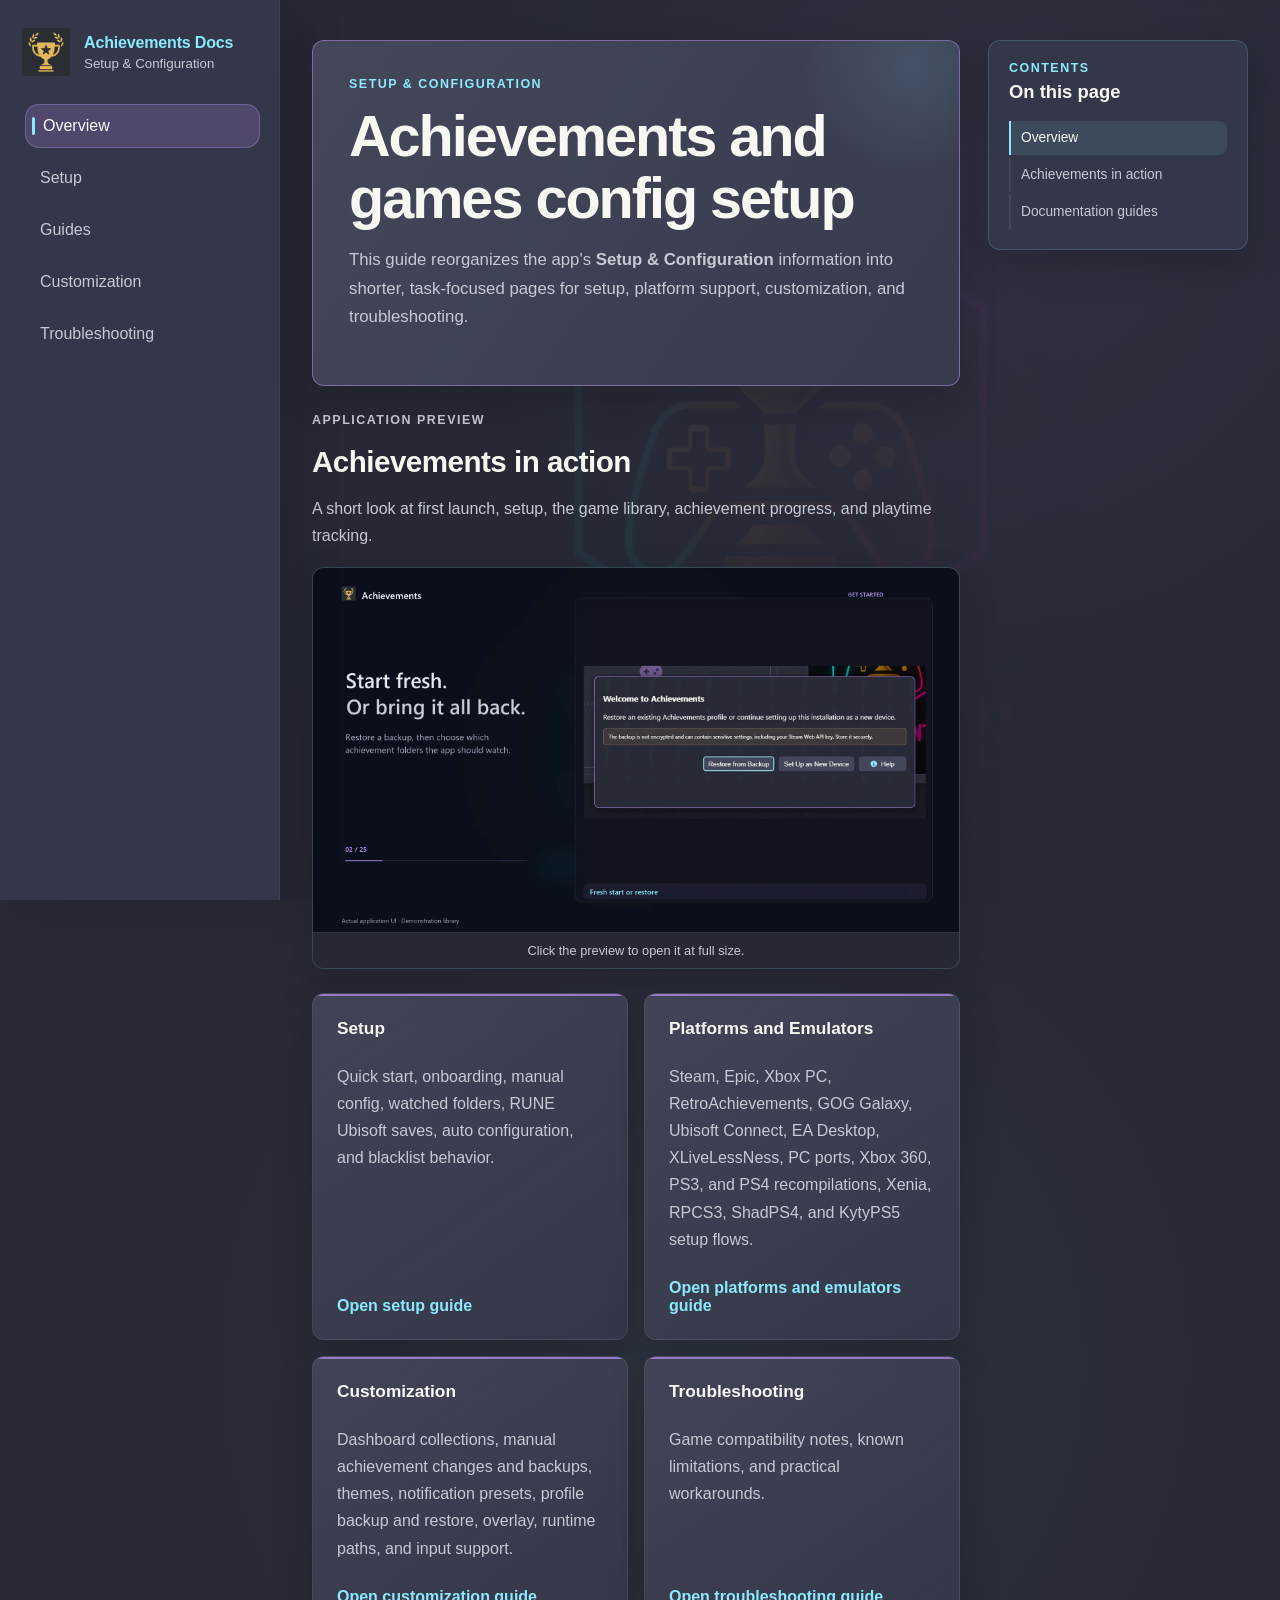
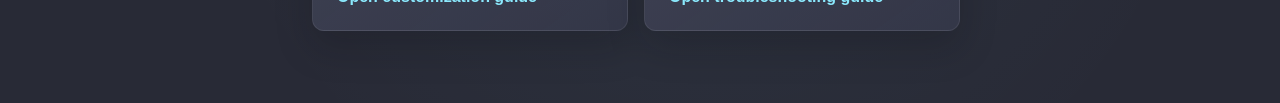
<file: index.html>
<!DOCTYPE html>
<html lang="en">
  <head>
    <meta charset="UTF-8" />
    <meta name="viewport" content="width=device-width, initial-scale=1.0" />
    <title>Achievements Docs</title>
    <meta
      name="description"
      content="Setup and configuration guide for the Achievements desktop app."
    />
    <link rel="stylesheet" href="assets/style.css" />
    <script defer src="assets/app.js"></script>
  </head>
  <body data-page="home">
    <div class="site-shell">
      <aside class="sidebar">
        <a class="brand" href="index.html">
          <span class="brand-mark">A</span>
          <span>
            <strong>Achievements Docs</strong>
            <small>Setup &amp; Configuration</small>
          </span>
        </a>

        <nav class="nav" data-nav>
          <a href="index.html" data-nav-id="home">Overview</a>
          <a href="setup.html" data-nav-id="setup">Setup</a>
          <a href="platforms.html" data-nav-id="platforms">Guides</a>
          <a href="customization.html" data-nav-id="customization"
            >Customization</a
          >
          <a href="troubleshooting.html" data-nav-id="troubleshooting"
            >Troubleshooting</a
          >
        </nav>
      </aside>

      <main class="content">
        <section class="hero">
          <p class="eyebrow">Setup &amp; Configuration</p>
          <h1>Achievements and games config setup</h1>
          <p class="hero-copy">
            This guide reorganizes the app's
            <strong>Setup &amp; Configuration</strong> information into shorter,
            task-focused pages for setup, platform support, customization, and
            troubleshooting.
          </p>
        </section>

        <section class="section home-preview" aria-labelledby="app-preview-title">
          <div class="section-head">
            <p class="eyebrow">Application preview</p>
            <h2 id="app-preview-title">Achievements in action</h2>
            <p>
              A short look at first launch, setup, the game library, achievement
              progress, and playtime tracking.
            </p>
          </div>
          <figure class="media-frame media-frame--preview">
            <a
              class="media-link"
              href="assets/media/achievements-demo.webp"
              target="_blank"
              rel="noopener noreferrer"
              aria-label="Open the full Achievements application preview"
            >
              <img
                src="assets/media/achievements-demo.webp"
                alt="Animated preview of the Achievements application, from first launch and setup to the game library and achievement progress"
                width="1760"
                height="1640"
                loading="lazy"
                decoding="async"
                fetchpriority="low"
              />
            </a>
            <figcaption>Click the preview to open it at full size.</figcaption>
          </figure>
        </section>

        <section class="section">
          <div class="card-grid">
            <a class="card card-link" href="setup.html">
              <h3>Setup</h3>
              <p>
                Quick start, onboarding, manual config, watched folders, RUNE
                Ubisoft saves, auto configuration, and blacklist behavior.
              </p>
              <span class="card-cta">Open setup guide</span>
            </a>

            <a class="card card-link" href="platforms.html">
              <h3>Platforms and Emulators</h3>
              <p>
                Steam, Epic, Xbox PC, RetroAchievements, GOG Galaxy, Ubisoft
                Connect, EA Desktop, XLiveLessNess, PC ports, Xbox 360, PS3, and
                PS4 recompilations, Xenia, RPCS3, ShadPS4, and KytyPS5 setup
                flows.
              </p>
              <span class="card-cta">Open platforms and emulators guide</span>
            </a>

            <a class="card card-link" href="customization.html">
              <h3>Customization</h3>
              <p>
                Dashboard collections, manual achievement changes and backups,
                themes, notification presets, profile backup and restore,
                overlay, runtime paths, and input support.
              </p>
              <span class="card-cta">Open customization guide</span>
            </a>

            <a class="card card-link" href="troubleshooting.html">
              <h3>Troubleshooting</h3>
              <p>
                Game compatibility notes, known limitations, and practical
                workarounds.
              </p>
              <span class="card-cta">Open troubleshooting guide</span>
            </a>
          </div>
        </section>
      </main>
    </div>
  </body>
</html>
</file>
<file: assets/style.css>
:root {
  --dracula-background: #282a36;
  --dracula-current-line: #44475a;
  --dracula-foreground: #f8f8f2;
  --dracula-comment: #6272a4;
  --dracula-cyan: #8be9fd;
  --dracula-green: #50fa7b;
  --dracula-orange: #ffb86c;
  --dracula-pink: #ff79c6;
  --dracula-purple: #bd93f9;
  --dracula-red: #ff5555;
  --dracula-yellow: #f1fa8c;
  --bg: var(--dracula-background);
  --bg-elevated: var(--dracula-current-line);
  --bg-soft: #36394b;
  --line: rgba(189, 147, 249, 0.3);
  --text: var(--dracula-foreground);
  --muted: #c7c9d3;
  --accent: var(--dracula-purple);
  --accent-strong: var(--dracula-pink);
  --accent-soft: rgba(189, 147, 249, 0.16);
  --blue-soft: rgba(139, 233, 253, 0.12);
  --surface: rgba(68, 71, 90, 0.9);
  --surface-strong: #44475a;
  --surface-soft: rgba(54, 57, 75, 0.82);
  --shadow: 0 16px 36px rgba(13, 14, 20, 0.22);
  --radius-lg: 24px;
  --radius-md: 18px;
  --radius-sm: 12px;
  --max: 1200px;
  --sidebar: 280px;
  --font: "Segoe UI", "Inter", "Helvetica Neue", Helvetica, Arial, sans-serif;
}

* {
  box-sizing: border-box;
}

html {
  scroll-behavior: smooth;
}

body {
  position: relative;
  margin: 0;
  font-family: var(--font);
  color: var(--text);
  background:
    radial-gradient(circle at 78% 12%, rgba(189, 147, 249, 0.08), transparent 30%),
    radial-gradient(circle at 55% 80%, rgba(139, 233, 253, 0.05), transparent 34%),
    var(--dracula-background);
  overflow-x: hidden;
}

body::before {
  content: "";
  position: fixed;
  top: 0;
  right: 0;
  bottom: 0;
  left: var(--sidebar);
  background:
    linear-gradient(
      115deg,
      rgba(40, 42, 54, 0.9) 18%,
      rgba(40, 42, 54, 0.7) 46%,
      rgba(40, 42, 54, 0.94) 82%
    ),
    url("../Achievements.png");
  background-repeat: no-repeat;
  background-size: cover, cover;
  background-position: center, center;
  opacity: 0.16;
  pointer-events: none;
  z-index: 0;
}

a {
  color: var(--dracula-cyan);
}

code,
pre {
  font-family: Consolas, "Cascadia Code", "Courier New", monospace;
}

.site-shell {
  position: relative;
  z-index: 1;
  display: grid;
  grid-template-columns: var(--sidebar) minmax(0, 1fr);
  min-height: 100vh;
}

.sidebar {
  position: sticky;
  top: 0;
  height: 100vh;
  padding: 28px 22px;
  border-right: 1px solid rgba(255, 255, 255, 0.06);
  background: rgba(54, 57, 75, 0.92);
  box-shadow: 16px 0 44px rgba(13, 14, 20, 0.16);
  backdrop-filter: blur(18px);
}

.brand {
  display: flex;
  gap: 14px;
  align-items: center;
  text-decoration: none;
  margin-bottom: 28px;
}

.brand strong {
  letter-spacing: -0.01em;
}

.brand strong,
.brand small {
  display: block;
}

.brand small {
  color: var(--muted);
  margin-top: 4px;
}

.brand-mark {
  display: grid;
  place-items: center;
  width: 48px;
  height: 48px;
  border-radius: 0;
  color: transparent;
  font-size: 0;
  background-color: transparent;
  background-image: url("../icon.ico");
  background-repeat: no-repeat;
  background-position: center;
  background-size: 100% 100%;
  box-shadow: none;
  overflow: hidden;
}

.nav {
  display: grid;
  gap: 8px;
}

.nav-toggle {
  display: none;
  width: 100%;
  min-height: 44px;
  align-items: center;
  justify-content: space-between;
  margin: 0 0 14px;
  padding: 10px 14px;
  border: 1px solid rgba(189, 147, 249, 0.34);
  border-radius: 12px;
  color: var(--text);
  background: rgba(189, 147, 249, 0.14);
  font: inherit;
  font-weight: 700;
  cursor: pointer;
}

.nav-toggle-icon,
.nav-toggle-icon::before,
.nav-toggle-icon::after {
  display: block;
  width: 20px;
  height: 2px;
  border-radius: 999px;
  background: currentColor;
  transition: transform 160ms ease;
}

.nav-toggle-icon {
  position: relative;
}

.nav-toggle-icon::before,
.nav-toggle-icon::after {
  content: "";
  position: absolute;
  left: 0;
}

.nav-toggle-icon::before {
  top: -6px;
}

.nav-toggle-icon::after {
  top: 6px;
}

.nav-toggle[aria-expanded="true"] .nav-toggle-icon {
  background: transparent;
}

.nav-toggle[aria-expanded="true"] .nav-toggle-icon::before {
  top: 0;
  transform: rotate(45deg);
}

.nav-toggle[aria-expanded="true"] .nav-toggle-icon::after {
  top: 0;
  transform: rotate(-45deg);
}

.nav a {
  position: relative;
  text-decoration: none;
  color: var(--muted);
  border: 1px solid transparent;
  border-radius: 14px;
  padding: 12px 14px 12px 17px;
  transition:
    color 140ms ease,
    background 140ms ease,
    border-color 140ms ease,
    transform 140ms ease;
}

.nav a:hover,
.nav a.is-active {
  color: var(--text);
  background: rgba(189, 147, 249, 0.2);
  border-color: rgba(189, 147, 249, 0.34);
  transform: translateX(3px);
}

.nav a::before {
  content: "";
  position: absolute;
  top: 50%;
  left: 6px;
  width: 3px;
  height: 0;
  border-radius: 999px;
  background: var(--dracula-cyan);
  transform: translateY(-50%);
  transition: height 140ms ease;
}

.nav a:hover::before,
.nav a.is-active::before {
  height: 18px;
}

.content {
  width: min(100%, var(--max));
  padding: 40px 32px 72px;
  margin: 0 auto;
}

.content.has-page-toc {
  width: min(100%, 1480px);
  display: grid;
  grid-template-columns: minmax(0, 1fr) 260px;
  gap: 28px;
  align-items: start;
}

.content-main {
  min-width: 0;
}

.page-toc {
  position: sticky;
  top: 24px;
  max-height: calc(100vh - 48px);
  overflow: auto;
  padding: 20px;
  border: 1px solid rgba(139, 233, 253, 0.18);
  border-radius: 12px;
  background: rgba(54, 57, 75, 0.94);
  box-shadow: var(--shadow);
  scrollbar-width: thin;
  scrollbar-color: var(--dracula-comment) transparent;
}

.page-toc .eyebrow {
  margin-bottom: 6px;
}

.page-toc h2 {
  margin: 0 0 18px;
  font-size: 1.15rem;
}

.guide-search {
  width: 100%;
  min-height: 44px;
  padding: 10px 12px;
  border: 1px solid rgba(189, 147, 249, 0.34);
  border-radius: 10px;
  color: var(--text);
  background: var(--dracula-background);
  font: inherit;
}

.guide-search::placeholder {
  color: #9fa3b7;
}

.guide-search-status {
  min-height: 18px;
  margin: 7px 0 10px;
  color: var(--muted);
  font-size: 0.78rem;
}

.page-toc-links {
  display: grid;
  gap: 3px;
}

.page-toc-link {
  padding: 8px 10px;
  border-left: 2px solid rgba(255, 255, 255, 0.08);
  border-radius: 0 8px 8px 0;
  color: var(--muted);
  font-size: 0.86rem;
  line-height: 1.3;
  text-decoration: none;
  transition:
    color 140ms ease,
    border-color 140ms ease,
    background-color 140ms ease;
}

.page-toc-link:hover,
.page-toc-link.is-active {
  color: var(--text);
  border-color: var(--dracula-cyan);
  background: rgba(139, 233, 253, 0.1);
}

.guide-toolbar {
  display: grid;
  grid-template-columns: minmax(220px, 1fr) minmax(220px, 320px);
  gap: 20px 28px;
  align-items: center;
  margin-top: 22px;
  padding: 20px 22px;
  border: 1px solid rgba(139, 233, 253, 0.16);
  border-radius: 12px;
  background: linear-gradient(
    115deg,
    rgba(68, 71, 90, 0.94),
    rgba(54, 57, 75, 0.88)
  );
  box-shadow: var(--shadow);
}

.guide-toolbar .eyebrow {
  margin-bottom: 5px;
}

.guide-toolbar h2 {
  margin: 0;
  font-size: clamp(1.15rem, 2vw, 1.45rem);
}

.guide-toolbar-search label {
  display: flex;
  align-items: center;
  justify-content: space-between;
  gap: 12px;
  margin-bottom: 7px;
  color: var(--muted);
  font-size: 0.82rem;
  font-weight: 700;
}

.guide-toolbar-search {
  grid-column: 2;
  grid-row: 1 / span 2;
  align-self: center;
  width: 100%;
}

.guide-toolbar-search .guide-search-status {
  min-height: 0;
  margin: 0;
  color: var(--dracula-cyan);
  font-size: 0.76rem;
  font-weight: 700;
  white-space: nowrap;
}

.guide-search-meta {
  display: inline-flex;
  gap: 7px;
  align-items: center;
}

.guide-search-meta kbd {
  display: inline-grid;
  place-items: center;
  min-width: 23px;
  height: 22px;
  padding: 0 6px;
  border: 1px solid rgba(255, 255, 255, 0.14);
  border-bottom-color: rgba(255, 255, 255, 0.26);
  border-radius: 6px;
  color: var(--muted);
  background: rgba(40, 42, 54, 0.7);
  font: 700 0.72rem/1 var(--font);
}

.guide-filters {
  grid-column: 1;
  display: flex;
  flex-wrap: wrap;
  gap: 8px;
  justify-content: flex-start;
}

.guide-filters button {
  min-height: 40px;
  padding: 8px 13px;
  border: 1px solid rgba(255, 255, 255, 0.1);
  border-radius: 999px;
  color: var(--muted);
  background: rgba(40, 42, 54, 0.48);
  font: inherit;
  font-size: 0.86rem;
  font-weight: 700;
  cursor: pointer;
  transition:
    color 140ms ease,
    border-color 140ms ease,
    background-color 140ms ease,
    transform 140ms ease;
}

.guide-filters button:hover {
  color: var(--text);
  border-color: rgba(139, 233, 253, 0.4);
  transform: translateY(-1px);
}

.guide-filters button[aria-pressed="true"] {
  color: var(--dracula-background);
  border-color: var(--dracula-cyan);
  background: var(--dracula-cyan);
}

.guide-empty {
  grid-column: 1;
  display: grid;
  grid-template-columns: auto 1fr auto;
  gap: 8px 12px;
  align-items: center;
  padding: 12px 14px;
  border: 1px dashed rgba(255, 184, 108, 0.42);
  border-radius: 10px;
  color: var(--muted);
  background: rgba(255, 184, 108, 0.08);
  font-size: 0.86rem;
}

.guide-empty[hidden] {
  display: none;
}

.guide-empty strong {
  color: var(--dracula-orange);
}

.guide-reset {
  min-height: 36px;
  padding: 7px 11px;
  border: 1px solid rgba(255, 184, 108, 0.4);
  border-radius: 8px;
  color: var(--dracula-orange);
  background: rgba(40, 42, 54, 0.5);
  font: inherit;
  font-weight: 700;
  cursor: pointer;
}

.mobile-toc {
  display: none;
  margin-top: 18px;
  border: 1px solid rgba(139, 233, 253, 0.18);
  border-radius: 12px;
  background: rgba(54, 57, 75, 0.9);
  box-shadow: var(--shadow);
}

.mobile-toc summary {
  display: flex;
  align-items: center;
  justify-content: space-between;
  min-height: 48px;
  padding: 11px 15px;
  color: var(--text);
  font-weight: 800;
  cursor: pointer;
  list-style: none;
}

.mobile-toc summary::-webkit-details-marker {
  display: none;
}

.mobile-toc summary span {
  color: var(--dracula-cyan);
  transition: transform 160ms ease;
}

.mobile-toc[open] summary span {
  transform: rotate(180deg);
}

.mobile-toc-links {
  display: grid;
  grid-template-columns: repeat(auto-fit, minmax(190px, 1fr));
  gap: 3px;
  max-height: min(420px, 55vh);
  overflow: auto;
  padding: 0 12px 12px;
  border-top: 1px solid rgba(255, 255, 255, 0.06);
}

.mobile-toc-links .page-toc-link {
  margin-top: 3px;
}

body[data-page="home"] .content {
  display: flex;
  flex-direction: column;
  justify-content: center;
  min-height: 100vh;
}

body[data-page="home"] .content.has-page-toc {
  display: grid;
  min-height: 100vh;
  justify-content: normal;
}

body[data-page="home"] .hero,
body[data-page="home"] .section {
  width: min(100%, 940px);
  margin-left: auto;
  margin-right: auto;
}

body[data-page="home"] .section {
  margin-top: 24px;
}

body[data-page="home"] .mobile-toc {
  width: min(100%, 940px);
  margin-right: auto;
  margin-left: auto;
}

.hero,
.page-head {
  position: relative;
  overflow: hidden;
  border: 1px solid rgba(189, 147, 249, 0.5);
  border-radius: 12px;
  padding: 36px;
  background:
    linear-gradient(125deg, rgba(68, 71, 90, 0.98), rgba(54, 57, 75, 0.9)),
    var(--dracula-current-line);
  box-shadow: var(--shadow);
}

.hero::after,
.page-head::after {
  content: "";
  position: absolute;
  top: -90px;
  right: -70px;
  width: 230px;
  height: 230px;
  border-radius: 50%;
  background: radial-gradient(circle, rgba(139, 233, 253, 0.12), transparent 68%);
  pointer-events: none;
}

.hero h1,
.page-head h1 {
  position: relative;
  z-index: 1;
  max-width: 18ch;
  font-size: clamp(2.15rem, 4.5vw, 3.65rem);
  line-height: 1.08;
  letter-spacing: -0.035em;
  margin: 0 0 16px;
}

.hero-copy,
.page-head p {
  max-width: 70ch;
  color: var(--muted);
  font-size: 1.05rem;
  line-height: 1.7;
}

.eyebrow {
  margin: 0 0 14px;
  text-transform: uppercase;
  letter-spacing: 0.12em;
  font-size: 0.78rem;
  color: var(--dracula-cyan);
  font-weight: 700;
}

.section {
  margin-top: 34px;
}

.section-head {
  margin-bottom: 18px;
}

.section-head h2,
.panel h2,
.card h3 {
  margin: 0 0 8px;
}

.section-head h2 {
  font-size: clamp(1.45rem, 2.5vw, 1.85rem);
  letter-spacing: -0.018em;
}

.subsection-head {
  margin: 22px 0 14px;
}

.subsection-head h3 {
  margin: 0 0 6px;
  color: var(--dracula-foreground);
}

.subsection-head p {
  margin: 0;
  color: var(--muted);
  line-height: 1.7;
}

.section-head p,
.panel p,
.card p,
.panel li,
.card li {
  color: var(--muted);
  line-height: 1.7;
}

.card-grid,
.split {
  display: grid;
  gap: 16px;
}

.card-grid {
  grid-template-columns: repeat(auto-fit, minmax(220px, 1fr));
}

.split {
  grid-template-columns: repeat(auto-fit, minmax(300px, 1fr));
}

.section:not(.split) > .panel + .panel,
.section:not(.split) > .panel + .card-grid,
.section:not(.split) > .panel + .media-frame,
.section:not(.split) > .card-grid + .panel,
.section:not(.split) > .card-grid + .card-grid,
.section:not(.split) > .card-grid + .media-frame,
.section:not(.split) > .media-frame + .panel,
.section:not(.split) > .media-frame + .card-grid {
  margin-top: 18px;
}

.card,
.panel {
  border: 1px solid rgba(255, 255, 255, 0.075);
  border-radius: 12px;
  padding: 24px;
  background: linear-gradient(145deg, var(--surface), var(--surface-soft));
  box-shadow: var(--shadow);
}

.card a {
  display: inline-block;
  margin-top: 10px;
  color: var(--dracula-cyan);
  text-decoration: none;
  font-weight: 700;
}

.card-link {
  --category-color: var(--dracula-purple);
  --category-border: rgba(189, 147, 249, 0.46);
  --category-soft: rgba(189, 147, 249, 0.12);
  position: relative;
  overflow: hidden;
  display: flex;
  flex-direction: column;
  min-height: 100%;
  text-decoration: none;
  color: inherit;
  transition:
    transform 160ms ease,
    border-color 160ms ease,
    box-shadow 160ms ease,
    background-color 160ms ease;
}

.card-link[data-category="official"] {
  --category-color: var(--dracula-cyan);
  --category-border: rgba(139, 233, 253, 0.46);
  --category-soft: rgba(139, 233, 253, 0.12);
}

.card-link[data-category="helpers"] {
  --category-color: var(--dracula-purple);
  --category-border: rgba(189, 147, 249, 0.46);
  --category-soft: rgba(189, 147, 249, 0.12);
}

.card-link[data-category="ports"] {
  --category-color: var(--dracula-orange);
  --category-border: rgba(255, 184, 108, 0.46);
  --category-soft: rgba(255, 184, 108, 0.12);
}

.card-link[data-category="console"] {
  --category-color: var(--dracula-green);
  --category-border: rgba(80, 250, 123, 0.46);
  --category-soft: rgba(80, 250, 123, 0.12);
}

.card-link::before {
  content: "";
  position: absolute;
  top: 0;
  right: 0;
  left: 0;
  height: 2px;
  background: var(--category-color);
  opacity: 0.7;
}

.guide-card-topline {
  display: flex;
  align-items: center;
  justify-content: space-between;
  gap: 12px;
  margin-bottom: 18px;
}

.guide-card-mark {
  display: grid;
  place-items: center;
  width: 38px;
  height: 38px;
  border: 1px solid var(--category-border);
  border-radius: 11px;
  color: var(--category-color);
  background: var(--category-soft);
}

.guide-card-mark svg,
.guide-meta svg {
  width: 20px;
  height: 20px;
  fill: none;
  stroke: currentColor;
  stroke-width: 1.7;
  stroke-linecap: round;
  stroke-linejoin: round;
}

.guide-card-kind {
  padding: 5px 8px;
  border-radius: 999px;
  color: var(--category-color);
  background: var(--category-soft);
  font-size: 0.7rem;
  font-weight: 800;
  letter-spacing: 0.04em;
  text-transform: uppercase;
}

.card-link h3 {
  font-size: 1.08rem;
}

mark {
  padding: 0 2px;
  border-radius: 3px;
  color: var(--dracula-background);
  background: var(--dracula-yellow);
}

.card-link p {
  color: var(--muted);
}

.card-link .card-cta {
  margin-top: auto;
  padding-top: 10px;
  color: var(--dracula-cyan);
  font-weight: 700;
}

.card-link:hover {
  transform: translateY(-4px);
  border-color: var(--category-border);
  background-color: #4b4f66;
  box-shadow:
    0 0 0 1px rgba(139, 233, 253, 0.1),
    0 0 24px rgba(189, 147, 249, 0.26),
    0 0 42px rgba(139, 233, 253, 0.14);
}

.card-link:hover .card-cta {
  color: var(--dracula-yellow);
}

.anchor-target {
  scroll-margin-top: 28px;
}

.anchor-target:focus:not(:focus-visible) {
  outline: none;
}

.anchor-target:focus-visible {
  outline: 2px solid var(--dracula-cyan);
  outline-offset: 6px;
}

.guide-meta {
  display: flex;
  flex-wrap: wrap;
  gap: 7px;
  margin: 4px 0 16px;
}

.guide-meta span {
  display: inline-flex;
  gap: 6px;
  align-items: center;
  min-height: 28px;
  padding: 4px 9px;
  border: 1px solid rgba(189, 147, 249, 0.22);
  border-radius: 999px;
  color: var(--muted);
  background: rgba(189, 147, 249, 0.08);
  font-size: 0.72rem;
  font-weight: 700;
}

.guide-meta svg {
  width: 15px;
  height: 15px;
  color: var(--dracula-cyan);
}

.guide-prev-next {
  display: grid;
  grid-template-columns: repeat(2, minmax(0, 1fr));
  gap: 12px;
  margin-top: 20px;
}

.guide-nav-link {
  display: flex;
  flex-direction: column;
  justify-content: center;
  min-height: 68px;
  padding: 11px 14px;
  border: 1px solid rgba(255, 255, 255, 0.08);
  border-radius: 10px;
  color: var(--text);
  background: rgba(68, 71, 90, 0.58);
  text-decoration: none;
  transition:
    border-color 140ms ease,
    background-color 140ms ease,
    transform 140ms ease;
}

.guide-nav-link:hover {
  border-color: rgba(139, 233, 253, 0.35);
  background: rgba(139, 233, 253, 0.08);
  transform: translateY(-2px);
}

.guide-nav-link small {
  margin-bottom: 3px;
  color: var(--muted);
}

.guide-nav-link--next {
  grid-column: 2;
  text-align: right;
}

.media-frame {
  margin-top: 18px;
  border: 1px solid rgba(139, 233, 253, 0.16);
  border-radius: 12px;
  overflow: hidden;
  background: rgba(40, 42, 54, 0.78);
  box-shadow: var(--shadow);
}

.media-link {
  display: block;
}

.media-frame img {
  display: block;
  width: 100%;
  height: auto;
}

.media-frame--small {
  max-width: 500px;
  margin: 18px auto;
}

.media-frame--preview {
  width: 100%;
  max-width: none;
  margin: 0;
}

.media-frame--preview figcaption {
  padding: 10px 14px;
  border-top: 1px solid rgba(255, 255, 255, 0.06);
  color: var(--muted);
  background: rgba(40, 42, 54, 0.52);
  font-size: 0.8rem;
  text-align: center;
}

.media-stack {
  display: grid;
  gap: 18px;
  margin-top: 18px;
}

.clean-list {
  margin: 0;
  padding-left: 22px;
}

.clean-list li + li {
  margin-top: 10px;
}

.steps {
  margin: 0;
  padding: 0;
  list-style: none;
  counter-reset: guide-step;
}

.steps > li {
  position: relative;
  min-height: 34px;
  padding-left: 46px;
  counter-increment: guide-step;
}

.steps > li + li {
  margin-top: 16px;
}

.steps > li::before {
  content: counter(guide-step);
  position: absolute;
  top: -3px;
  left: 0;
  z-index: 1;
  display: grid;
  place-items: center;
  width: 30px;
  height: 30px;
  border: 1px solid rgba(139, 233, 253, 0.46);
  border-radius: 50%;
  color: var(--dracula-cyan);
  background: var(--dracula-background);
  font-size: 0.82rem;
  font-weight: 800;
}

.steps > li:not(:last-child)::after {
  content: "";
  position: absolute;
  top: 29px;
  bottom: -18px;
  left: 14px;
  width: 1px;
  background: linear-gradient(var(--dracula-cyan), var(--dracula-purple));
  opacity: 0.42;
}

.compact-columns {
  margin: 0;
  padding-left: 20px;
  columns: 2 260px;
  gap: 28px;
}

.compact-columns li {
  margin-bottom: 8px;
  color: var(--muted);
}

.mono-list li {
  font-family: Consolas, "Cascadia Code", "Courier New", monospace;
  color: #dfe7f3;
}

.note {
  margin-top: 14px;
  padding: 14px 16px;
  border-left: 3px solid var(--dracula-orange);
  border-radius: 10px;
  background: rgba(255, 184, 108, 0.1);
}

.note[data-callout="note"] {
  border-left-color: var(--dracula-cyan);
  background: rgba(139, 233, 253, 0.09);
}

.note[data-callout="tip"] {
  border-left-color: var(--dracula-green);
  background: rgba(80, 250, 123, 0.08);
}

.note[data-callout="important"] {
  border-left-color: var(--dracula-purple);
  background: rgba(189, 147, 249, 0.1);
}

.note[data-callout="warning"] {
  border-left-color: var(--dracula-orange);
  background: rgba(255, 184, 108, 0.1);
}

.callout-label {
  display: block;
  margin-bottom: 4px;
  color: var(--text);
  font-size: 0.78rem;
  letter-spacing: 0.05em;
  text-transform: uppercase;
}

.note[data-callout="note"] .callout-label {
  color: var(--dracula-cyan);
}

.note[data-callout="tip"] .callout-label {
  color: var(--dracula-green);
}

.note[data-callout="important"] .callout-label {
  color: var(--dracula-purple);
}

.note[data-callout="warning"] .callout-label {
  color: var(--dracula-orange);
}

pre {
  overflow-x: auto;
  padding: 18px;
  border-radius: 8px;
  background: var(--dracula-background);
  border: 1px solid var(--dracula-comment);
  color: var(--dracula-foreground);
}

.reading-progress {
  position: fixed;
  top: 0;
  right: 0;
  left: 0;
  z-index: 100;
  height: 3px;
  pointer-events: none;
}

.reading-progress span {
  display: block;
  width: 100%;
  height: 100%;
  background: linear-gradient(
    90deg,
    var(--dracula-cyan),
    var(--dracula-purple),
    var(--dracula-pink)
  );
  box-shadow: 0 0 10px rgba(139, 233, 253, 0.5);
  transform: scaleX(0);
  transform-origin: left center;
}

.back-to-top {
  position: fixed;
  right: 22px;
  bottom: 22px;
  z-index: 20;
  display: grid;
  place-items: center;
  width: 46px;
  height: 46px;
  border: 1px solid rgba(139, 233, 253, 0.42);
  border-radius: 50%;
  color: var(--dracula-cyan);
  background: rgba(54, 57, 75, 0.96);
  box-shadow: var(--shadow);
  font: inherit;
  font-size: 1.2rem;
  cursor: pointer;
  opacity: 0;
  pointer-events: none;
  transform: translateY(10px);
  transition:
    opacity 160ms ease,
    transform 160ms ease,
    background-color 160ms ease;
}

.back-to-top.is-visible {
  opacity: 1;
  pointer-events: auto;
  transform: translateY(0);
}

.back-to-top:hover {
  color: var(--dracula-background);
  background: var(--dracula-cyan);
}

.table-wrap {
  margin-top: 18px;
  overflow-x: auto;
  border: 1px solid rgba(139, 233, 253, 0.16);
  border-radius: 10px;
}

.support-table {
  width: 100%;
  min-width: 720px;
  border-collapse: collapse;
  background: rgba(40, 42, 54, 0.58);
}

.support-table th,
.support-table td {
  padding: 14px 16px;
  border-bottom: 1px solid rgba(255, 255, 255, 0.08);
  text-align: left;
  vertical-align: top;
  line-height: 1.55;
}

.support-table th {
  color: var(--dracula-foreground);
  background: rgba(189, 147, 249, 0.14);
}

.support-table td {
  color: var(--muted);
}

.support-table tr:last-child td {
  border-bottom: 0;
}

.page-head,
.section-head h2,
.panel h2,
.card h3 {
  color: var(--dracula-foreground);
}

.page-head code,
.panel code,
.card code,
.section code,
pre code {
  color: var(--dracula-cyan);
}

.nav a:focus-visible,
.nav-toggle:focus-visible,
.guide-search:focus-visible,
.page-toc-link:focus-visible,
.guide-filters button:focus-visible,
.guide-reset:focus-visible,
.guide-nav-link:focus-visible,
.back-to-top:focus-visible,
.mobile-toc summary:focus-visible {
  outline: 2px solid var(--dracula-cyan);
  outline-offset: 2px;
}

@media (max-width: 1240px) {
  .content.has-page-toc {
    display: block;
  }

  body[data-page="home"] .content.has-page-toc {
    display: block;
  }

  .content.has-page-toc .page-toc {
    display: none;
  }

  .mobile-toc {
    display: block;
  }
}

@media (max-width: 960px) {
  body::before {
    left: 0;
    background-size: cover, cover;
    background-position: center, center;
    opacity: 0.14;
  }

  .site-shell {
    grid-template-columns: 1fr;
  }

  .sidebar {
    position: static;
    height: auto;
    padding: 18px;
    border-right: 0;
    border-bottom: 1px solid rgba(255, 255, 255, 0.06);
  }

  .brand {
    margin-bottom: 14px;
  }

  .has-mobile-nav .nav-toggle {
    display: flex;
  }

  .has-mobile-nav .nav:not(.is-open) {
    display: none;
  }

  .content {
    padding: 24px 18px 56px;
  }

  .guide-toolbar {
    grid-template-columns: 1fr;
    align-items: start;
  }

  .guide-toolbar-search,
  .guide-filters {
    grid-column: 1;
    width: 100%;
    justify-content: flex-start;
  }

  .guide-toolbar-search {
    grid-row: auto;
  }

  .guide-empty {
    grid-template-columns: 1fr;
  }

  .guide-empty .guide-reset {
    justify-self: start;
  }

  body[data-page="home"] .content {
    min-height: auto;
    justify-content: flex-start;
  }

  .hero,
  .page-head,
  .card,
  .panel {
    padding: 22px;
  }

  .compact-columns {
    columns: 1;
  }
}

@media (max-width: 620px) {
  .mobile-toc-links,
  .guide-prev-next {
    grid-template-columns: 1fr;
  }

  .guide-nav-link--next {
    grid-column: 1;
    text-align: left;
  }

  .back-to-top {
    right: 14px;
    bottom: 14px;
  }
}

@media (prefers-reduced-motion: reduce) {
  html {
    scroll-behavior: auto;
  }

  *,
  *::before,
  *::after {
    scroll-behavior: auto !important;
    transition-duration: 0.01ms !important;
    animation-duration: 0.01ms !important;
    animation-iteration-count: 1 !important;
  }
}
</file>
